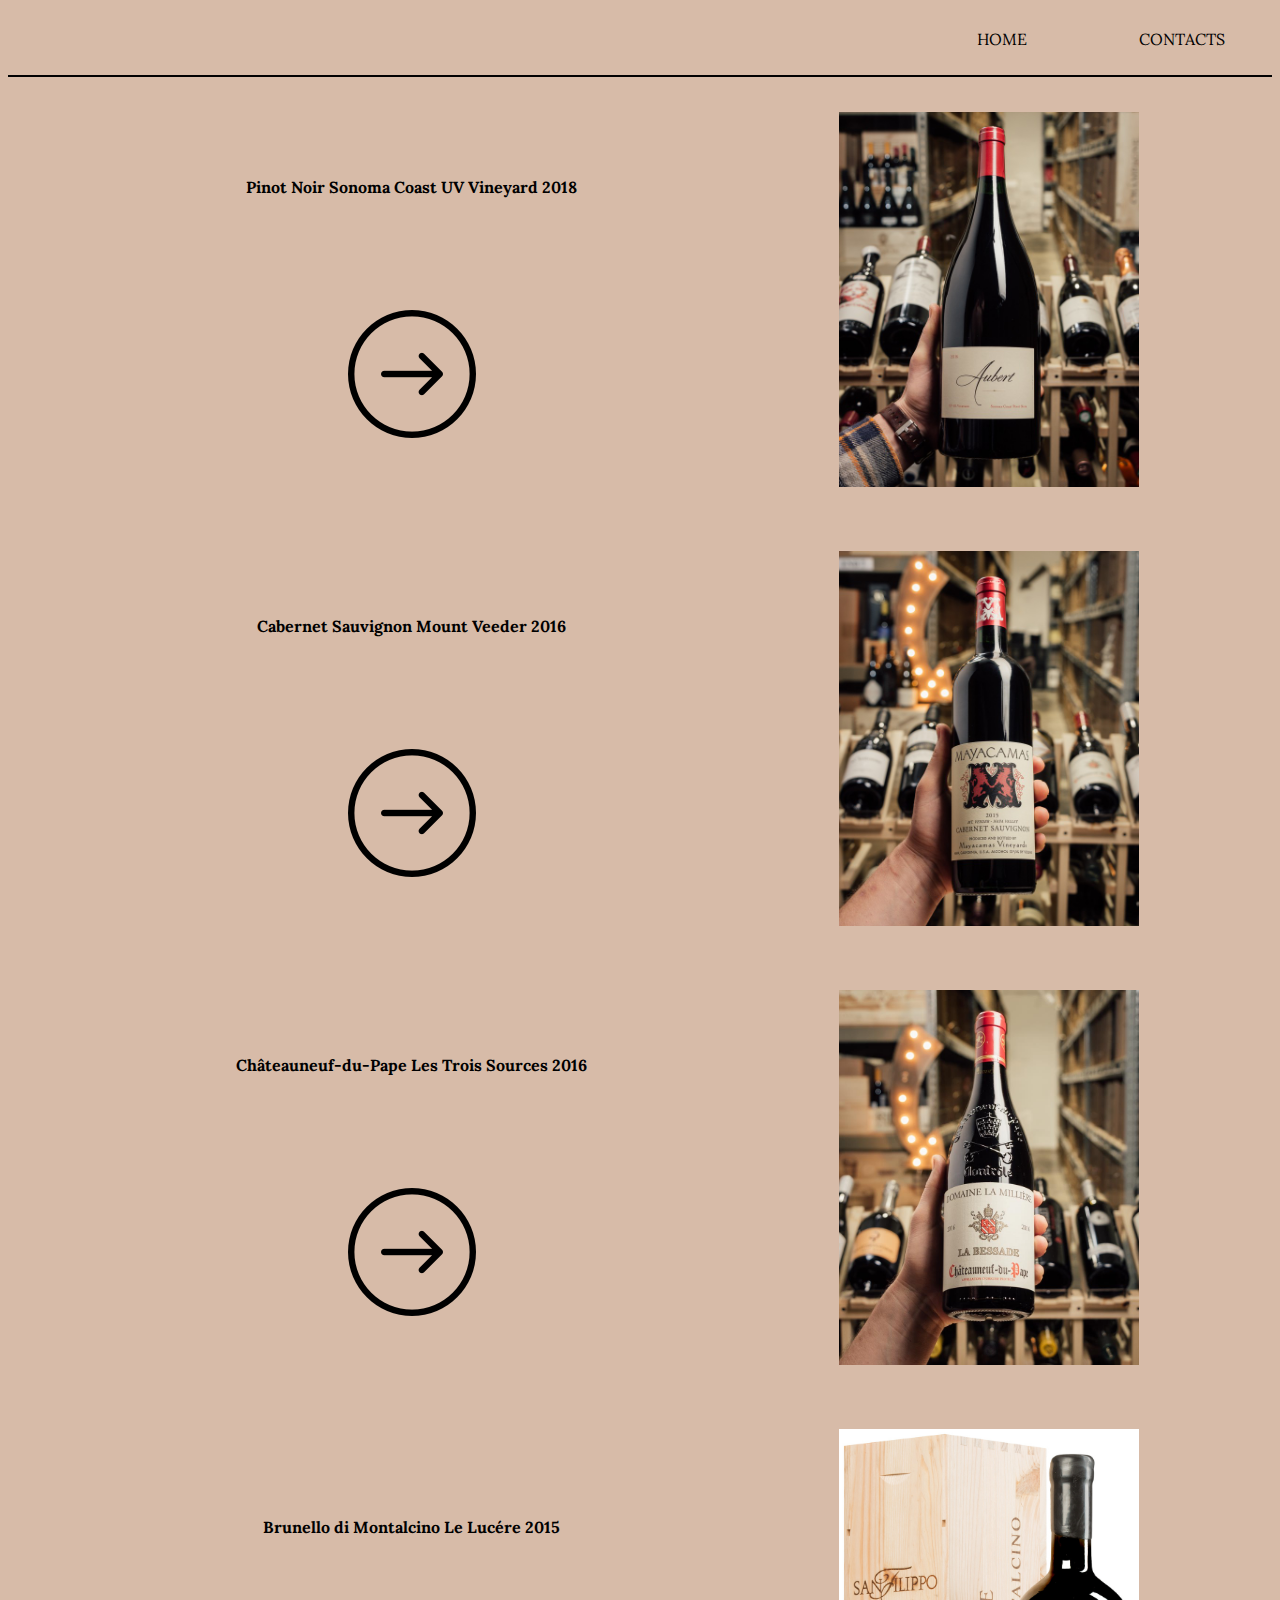
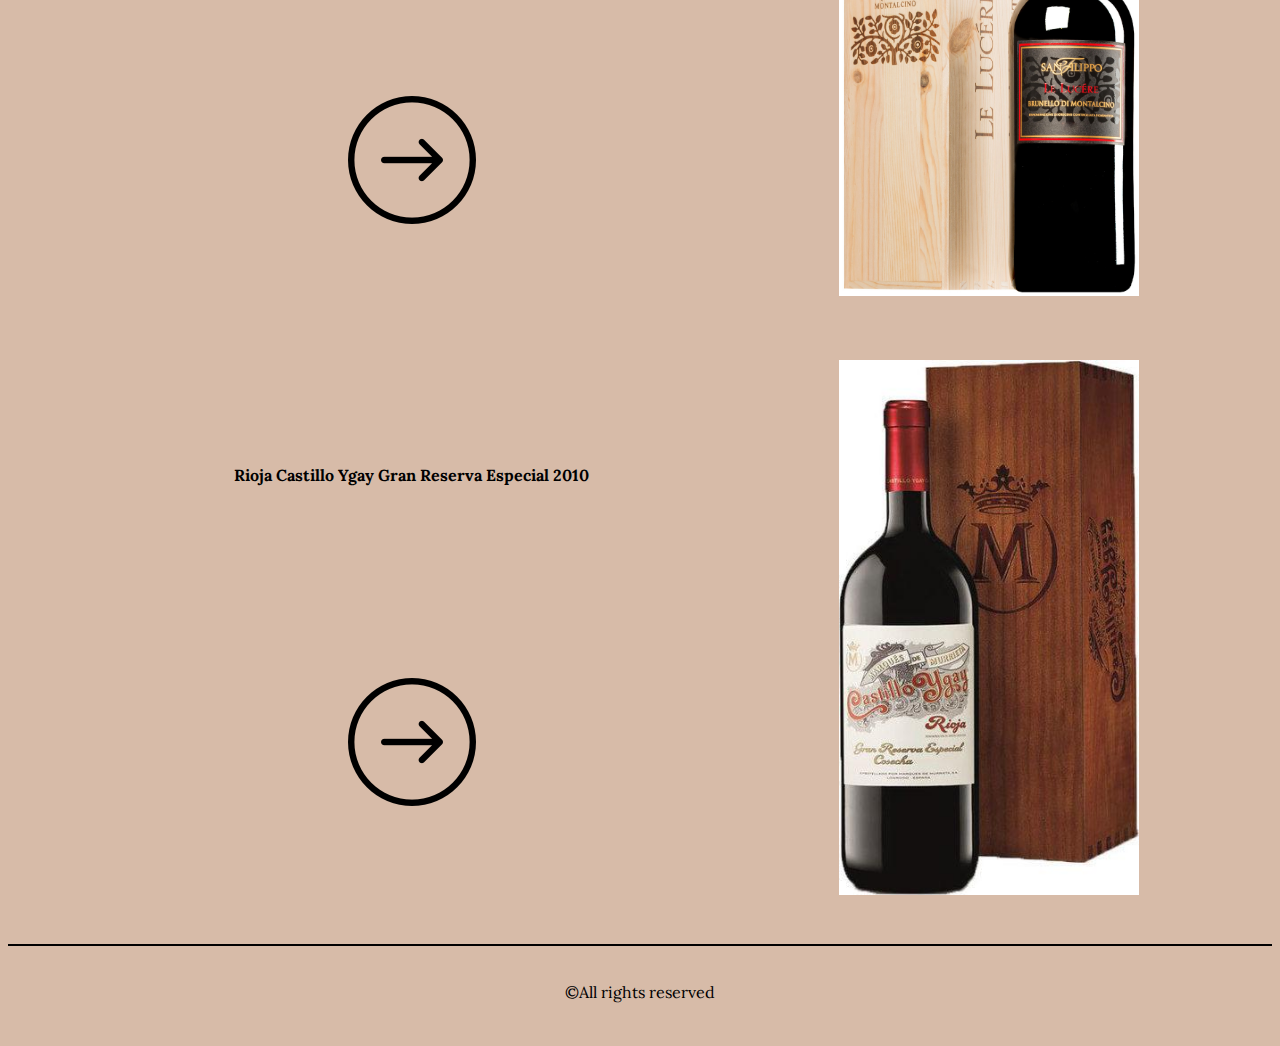
<file: catalog.html>
<!DOCTYPE html>
<html lang="en">

<head>
    <meta charset="UTF-8">
    <title>Wine Empire</title>
    <link rel="icon" href="img/wine_tab.png">
    <link rel="stylesheet" href="styles/styles.css">
    <link rel="stylesheet" href="styles/styles_catalog.css">
    <link href="https://fonts.googleapis.com/css2?family=Lora&display=swap" rel="stylesheet">
    <meta name="viewport"
          content="width=device-width, user-scalable=no, initial-scale=1.0, maximum-scale=1.0, minimum-scale=1.0">
    <meta http-equiv="X-UA-Compatible" content="ie=edge">
</head>
<header>
    <div id="empty"></div>
    <a href="index.html">
        <div class="go_home"><p>HOME</p></div>
    </a>
    <a href="contacts.html">
        <div class="go_contacts"><p>CONTACTS</p></div>
    </a>
</header>
<body>
<ul>
    <li>
        <div class="desc">
            <div><p>Pinot Noir Sonoma Coast UV Vineyard 2018</p></div>
            <div class="arrow"><a href="Items/item2.html"><img src="img/right-arrow.png" alt=""></a></div>
        </div>
        <div class="pict"><img src="img/wine2.jpg" alt=""></div>
    </li>
    <li>
        <div class="desc">
            <div><p>Cabernet Sauvignon Mount Veeder 2016</p></div>
            <div class="arrow"><a href="Items/item4.html"><img src="img/right-arrow.png" alt=""></a></div>
        </div>
        <div class="pict"><img src="img/wine4.jpg" alt=""></div>
    </li>
    <li>
        <div class="desc">
            <div><p>Châteauneuf-du-Pape Les Trois Sources 2016</p></div>
            <div class="arrow"><a href="Items/item5.html"><img src="img/right-arrow.png" alt=""></a></div>
        </div>
        <div class="pict"><img src="img/wine5.jpg" alt=""></div>
    </li>
    <li>
        <div class="desc">
            <div><p>Brunello di Montalcino Le Lucére 2015</p></div>
            <div class="arrow"><a href="Items/item3.html"><img src="img/right-arrow.png" alt=""></a></div>
        </div>
        <div class="pict"><img src="img/wine3.jpg" alt=""></div>
    </li>
    <li>
        <div class="desc">
            <div><p>Rioja Castillo Ygay Gran Reserva Especial 2010</p></div>
            <div class="arrow"><a href="Items/item1.html"><img src="img/right-arrow.png" alt=""></a></div>
        </div>
        <div class="pict"><img src="img/wine1.jpg" alt=""></div>
    </li>
</ul>
</body>
<footer>
    <p align="center">&copy;All rights reserved</p>
</footer>
<script src="js/main.js"></script>
</html>
</file>
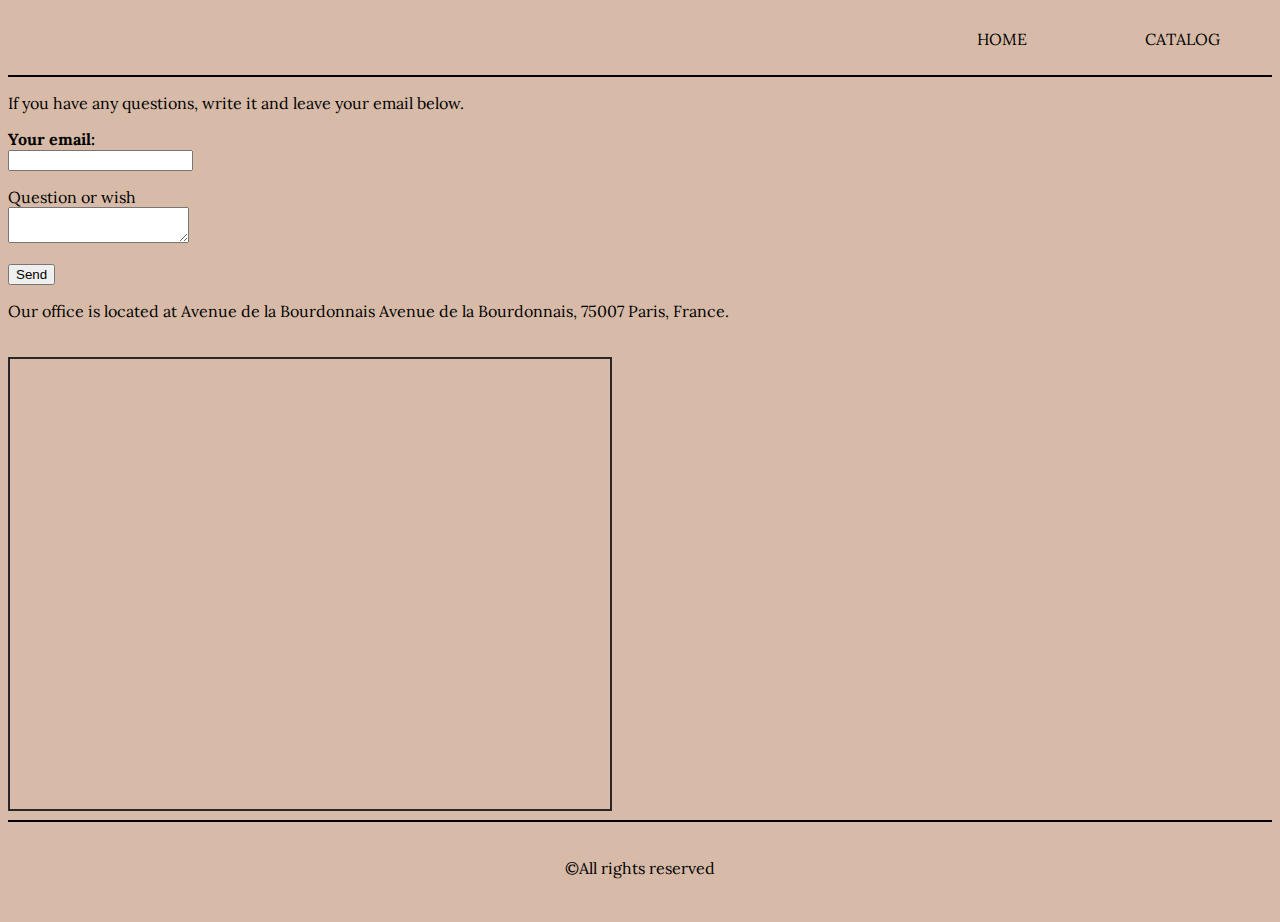
<file: contacts.html>
<!DOCTYPE html>
<html lang="en">

<head>
    <meta charset="UTF-8">
    <title>Wine Empire</title>
    <link rel="icon" href="img/wine_tab.png">
    <link rel="stylesheet" href="styles/styles.css">
    <link rel="stylesheet" href="styles/styles_contacts.css">
    <link href="https://fonts.googleapis.com/css2?family=Lora&display=swap" rel="stylesheet">
    <meta name="viewport"
          content="width=device-width, user-scalable=no, initial-scale=1.0, maximum-scale=1.0, minimum-scale=1.0">
    <meta http-equiv="X-UA-Compatible" content="ie=edge">
</head>

<header>
    <div id="empty"></div>
    <a href="index.html">
        <div class="go_home"><p>HOME</p></div>
    </a>
    <a href="catalog.html">
        <div class="go_catalog"><p>CATALOG</p></div>
    </a>
</header>

<body>
<form action="#">
    <p>If you have any questions, write it and leave your email below.</p>
    <p><b>Your email:</b>
        <br>
        <input id="email" type="text"></p>
    <p>Question or wish
        <br>
        <textarea id="textform1"></textarea>
    </p>
    <p>
        <input type="submit" value="Send"></p>
</form>
<p>Our office is located at Avenue de la Bourdonnais
    Avenue de la Bourdonnais, 75007 Paris, France.</p>
<br>
<iframe src="https://www.google.com/maps/embed?pb=!1m18!1m12!1m3!1d2338.530249779292!2d2.2985713800699252!3d48.859898152766284!2m3!1f0!2f0!3f0!3m2!1i1024!2i768!4f13.1!3m3!1m2!1s0x47e66fe0f894a665%3A0x8fa156658cdb1389!2zQXZlbnVlIGRlIGxhIEJvdXJkb25uYWlzLCA3NTAwNyBQYXJpcywg0KTRgNCw0L3RhtC40Y8!5e0!3m2!1sru!2sru!4v1608971491057!5m2!1sru!2sru"
        width="600" height="450" frameborder="0" style="" allowfullscreen="" aria-hidden="false"
        tabindex="0"></iframe>
</body>
<footer>
    <p align="center">&copy;All rights reserved</p>
</footer>
<script src="js/main.js"></script>
</html>
</file>
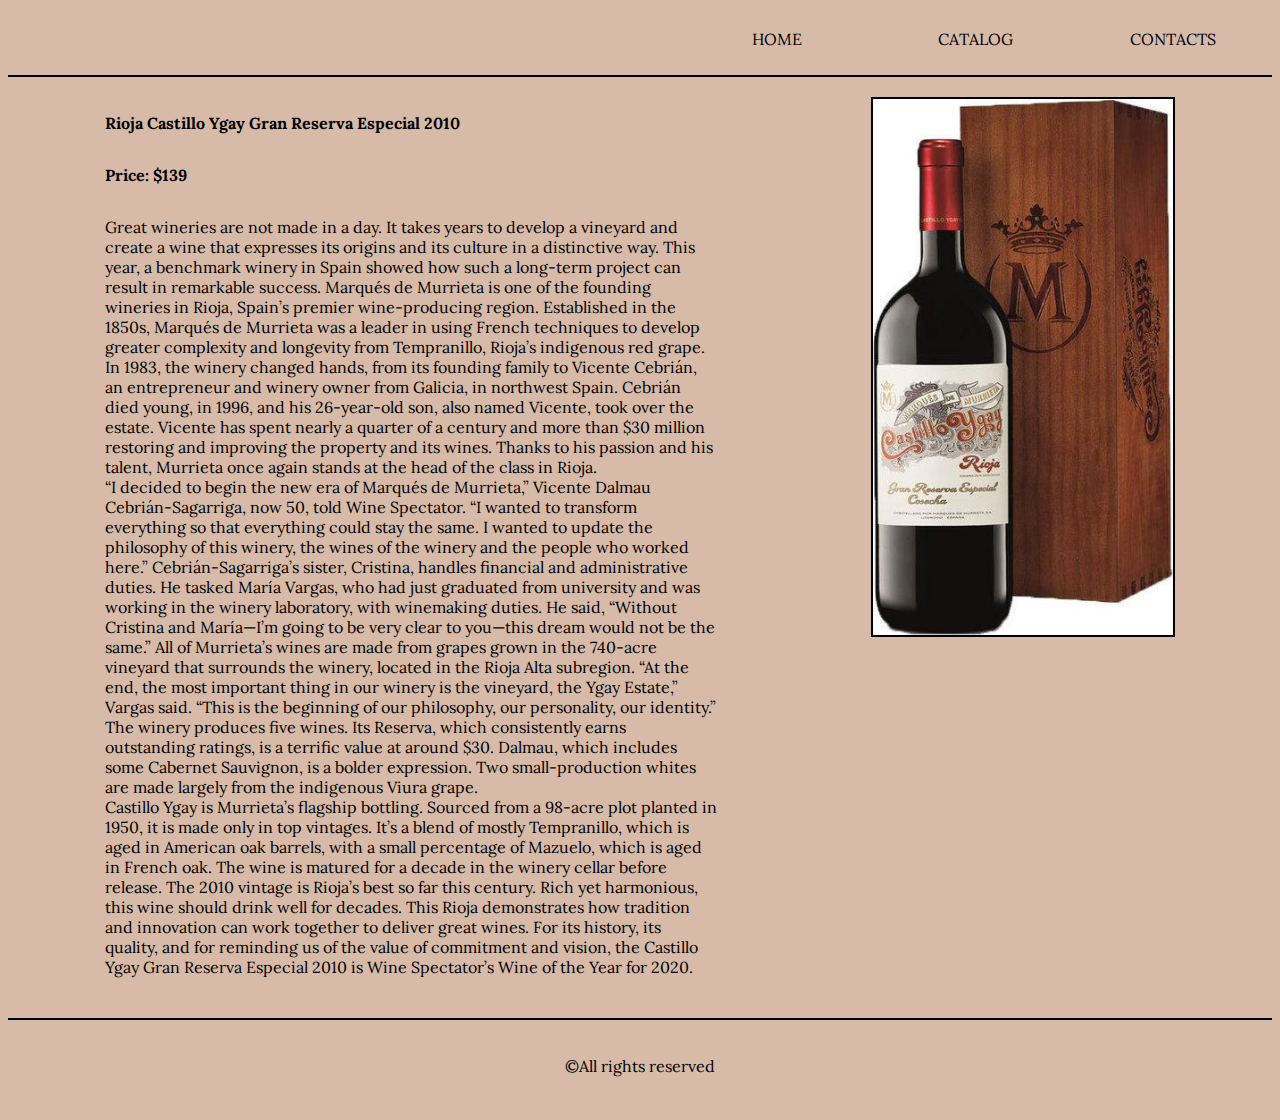
<file: Items/item1.html>
<!DOCTYPE html>
<html lang="en">

<head>
    <meta charset="UTF-8">
    <title>Wine Empire</title>
    <link rel="icon" href="../img/wine_tab.png">
    <link rel="stylesheet" href="../styles/styles.css">
    <link rel="stylesheet" href="../styles/styles_item.css">
    <link href="https://fonts.googleapis.com/css2?family=Lora&display=swap" rel="stylesheet">
    <meta name="viewport"
          content="width=device-width, user-scalable=no, initial-scale=1.0, maximum-scale=1.0, minimum-scale=1.0">
    <meta http-equiv="X-UA-Compatible" content="ie=edge">
</head>
<header>
    <div id="empty"></div>
    <a href="../index.html">
        <div class="go_home"><p>HOME</p></div>
    </a>
    <a href="../catalog.html">
        <div class="go_catalog"><p>CATALOG</p></div>
    </a>
    <a href="../contacts.html">
        <div class="go_contacts"><p>CONTACTS</p></div>
    </a>
</header>
<body>
<div id="body_container">
    <div class="left">
        <div id="name"><p>Rioja Castillo Ygay Gran Reserva Especial 2010</p></div>
        <div id="price_block"><p>Price: $139</p></div>
        <div id="desc"><p>Great wineries are not made in a day. It takes years to develop a vineyard and create a wine
            that
            expresses its origins and its culture in a distinctive way. This year, a benchmark winery in Spain showed
            how
            such a long-term project can result in remarkable success.

            Marqués de Murrieta is one of the founding wineries in Rioja, Spain’s premier wine-producing region.
            Established
            in the 1850s, Marqués de Murrieta was a leader in using French techniques to develop greater complexity and
            longevity from Tempranillo, Rioja’s indigenous red grape.<br>

            In 1983, the winery changed hands, from its founding family to Vicente Cebrián, an entrepreneur and winery
            owner
            from Galicia, in northwest Spain. Cebrián died young, in 1996, and his 26-year-old son, also named Vicente,
            took
            over the estate. Vicente has spent nearly a quarter of a century and more than $30 million restoring and
            improving the property and its wines. Thanks to his passion and his talent, Murrieta once again stands at
            the
            head of the class in Rioja.<br>

            “I decided to begin the new era of Marqués de Murrieta,” Vicente Dalmau Cebrián-Sagarriga, now 50, told Wine
            Spectator. “I wanted to transform everything so that everything could stay the same. I wanted to update the
            philosophy of this winery, the wines of the winery and the people who worked here.”

            Cebrián-Sagarriga’s sister, Cristina, handles financial and administrative duties. He tasked María Vargas,
            who
            had just graduated from university and was working in the winery laboratory, with winemaking duties. He
            said,
            “Without Cristina and María—I’m going to be very clear to you—this dream would not be the same.”

            All of Murrieta’s wines are made from grapes grown in the 740-acre vineyard that surrounds the winery,
            located
            in the Rioja Alta subregion. “At the end, the most important thing in our winery is the vineyard, the Ygay
            Estate,” Vargas said. “This is the beginning of our philosophy, our personality, our identity.”

            The winery produces five wines. Its Reserva, which consistently earns outstanding ratings, is a terrific
            value
            at around $30. Dalmau, which includes some Cabernet Sauvignon, is a bolder expression. Two small-production
            whites are made largely from the indigenous Viura grape.<br>

            Castillo Ygay is Murrieta’s flagship bottling. Sourced from a 98-acre plot planted in 1950, it is made only
            in
            top vintages. It’s a blend of mostly Tempranillo, which is aged in American oak barrels, with a small
            percentage
            of Mazuelo, which is aged in French oak. The wine is matured for a decade in the winery cellar before
            release.

            The 2010 vintage is Rioja’s best so far this century. Rich yet harmonious, this wine should drink well for
            decades.

            This Rioja demonstrates how tradition and innovation can work together to deliver great wines. For its
            history,
            its quality, and for reminding us of the value of commitment and vision, the Castillo Ygay Gran Reserva
            Especial
            2010 is Wine Spectator’s Wine of the Year for 2020.</p></div>
    </div>
    <div class="right">
        <img src="../img/wine1.jpg" alt="wine img">
    </div>
</div>
</body>
<footer>
    <p align="center">&copy;All rights reserved</p>
</footer>
<script src="../js/main.js"></script>
</html>
</file>
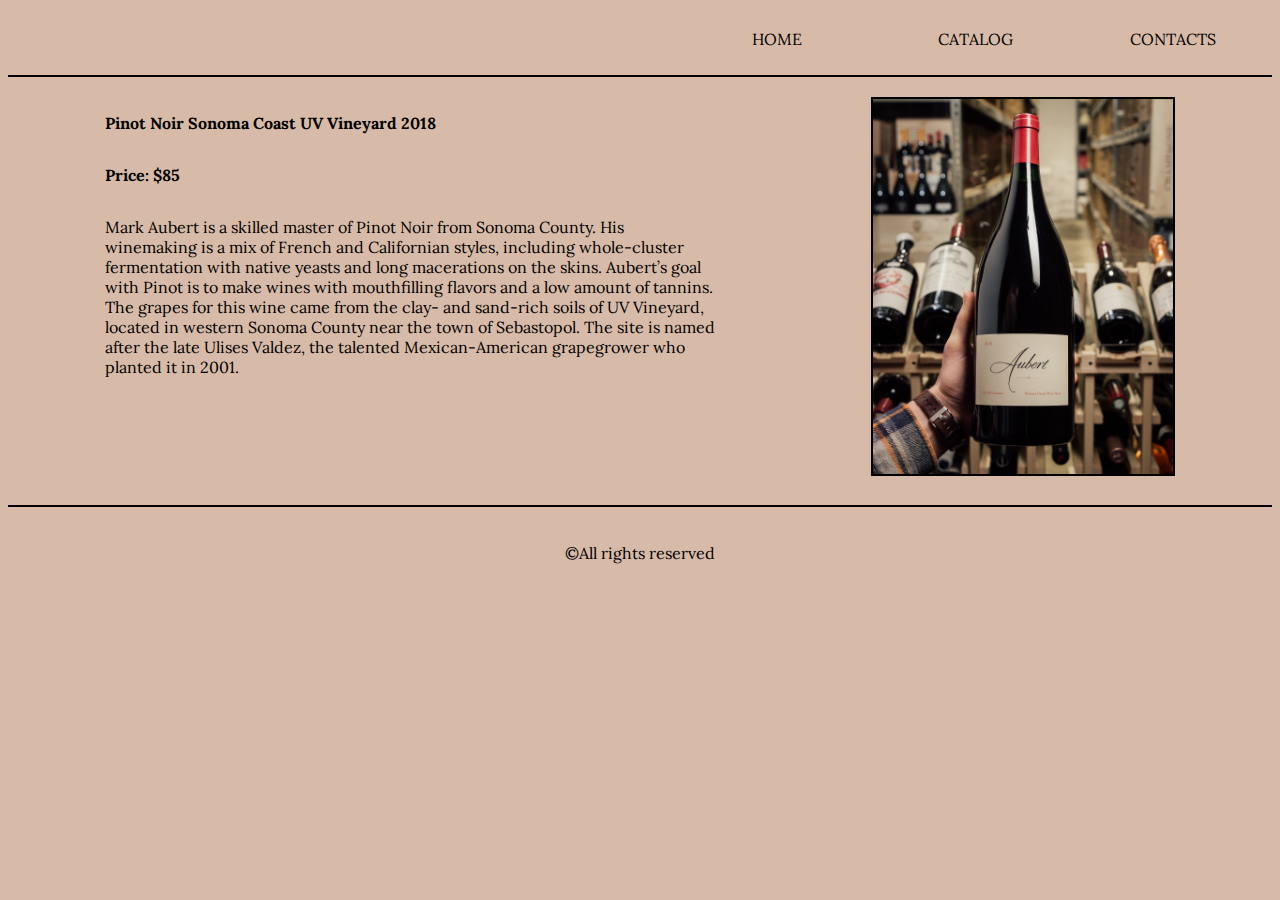
<file: Items/item2.html>
<!DOCTYPE html>
<html lang="en">

<head>
    <meta charset="UTF-8">
    <title>Wine Empire</title>
    <link rel="icon" href="../img/wine_tab.png">
    <link rel="stylesheet" href="../styles/styles.css">
    <link rel="stylesheet" href="../styles/styles_item.css">
    <link href="https://fonts.googleapis.com/css2?family=Lora&display=swap" rel="stylesheet">
    <meta name="viewport"
          content="width=device-width, user-scalable=no, initial-scale=1.0, maximum-scale=1.0, minimum-scale=1.0">
    <meta http-equiv="X-UA-Compatible" content="ie=edge">
</head>
<header>
    <div id="empty"></div>
    <a href="../index.html">
        <div class="go_home"><p>HOME</p></div>
    </a>
    <a href="../catalog.html">
        <div class="go_catalog"><p>CATALOG</p></div>
    </a>
    <a href="../contacts.html">
        <div class="go_contacts"><p>CONTACTS</p></div>
    </a>
</header>
<body>
<div id="body_container">
    <div class="left">
        <div id="name"><p>Pinot Noir Sonoma Coast UV Vineyard 2018</p></div>
        <div id="price_block"><p>Price: $85</p></div>
        <div id="desc"><p>Mark Aubert is a skilled master of Pinot Noir from Sonoma County. His winemaking is a mix of
            French and Californian styles, including whole-cluster fermentation with native yeasts and long macerations
            on the skins. Aubert’s goal with Pinot is to make wines with mouthfilling flavors and a low amount of
            tannins. The grapes for this wine came from the clay- and sand-rich soils of UV Vineyard, located in western
            Sonoma County near the town of Sebastopol. The site is named after the late Ulises Valdez, the talented
            Mexican-American grapegrower who planted it in 2001.</p></div>
    </div>
    <div class="right">
        <img src="../img/wine2.jpg" alt="wine img">
    </div>
</div>
</body>
<footer>
    <p align="center">&copy;All rights reserved</p>
</footer>
<script src="../js/main.js"></script>
</html>
</file>
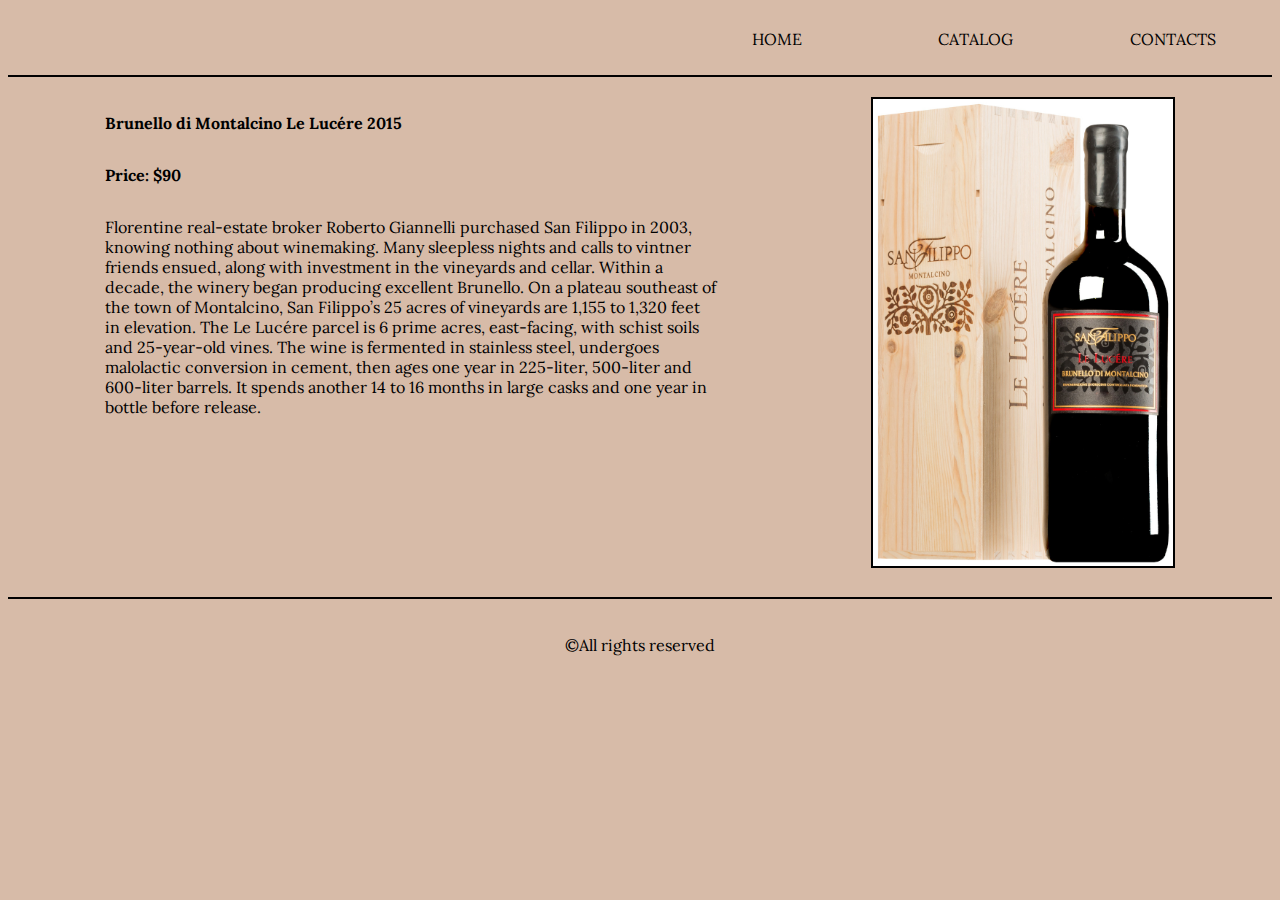
<file: Items/item3.html>
<!DOCTYPE html>
<html lang="en">

<head>
    <meta charset="UTF-8">
    <title>Wine Empire</title>
    <link rel="icon" href="../img/wine_tab.png">
    <link rel="stylesheet" href="../styles/styles.css">
    <link rel="stylesheet" href="../styles/styles_item.css">
    <link href="https://fonts.googleapis.com/css2?family=Lora&display=swap" rel="stylesheet">
    <meta name="viewport"
          content="width=device-width, user-scalable=no, initial-scale=1.0, maximum-scale=1.0, minimum-scale=1.0">
    <meta http-equiv="X-UA-Compatible" content="ie=edge">
</head>
<header>
    <div id="empty"></div>
    <a href="../index.html">
        <div class="go_home"><p>HOME</p></div>
    </a>
    <a href="../catalog.html">
        <div class="go_catalog"><p>CATALOG</p></div>
    </a>
    <a href="../contacts.html">
        <div class="go_contacts"><p>CONTACTS</p></div>
    </a>
</header>
<body>
<div id="body_container">
    <div class="left">
        <div id="name"><p>Brunello di Montalcino Le Lucére 2015</p></div>
        <div id="price_block"><p>Price: $90</p></div>
        <div id="desc"><p>Florentine real-estate broker Roberto Giannelli purchased San Filippo in 2003, knowing nothing
            about winemaking. Many sleepless nights and calls to vintner friends ensued, along with investment in the
            vineyards and cellar. Within a decade, the winery began producing excellent Brunello. On a plateau southeast
            of the town of Montalcino, San Filippo’s 25 acres of vineyards are 1,155 to 1,320 feet in elevation. The Le
            Lucére parcel is 6 prime acres, east-facing, with schist soils and 25-year-old vines. The wine is fermented
            in stainless steel, undergoes malolactic conversion in cement, then ages one year in 225-liter, 500-liter
            and 600-liter barrels. It spends another 14 to 16 months in large casks and one year in bottle before
            release.
        </p></div>
    </div>
    <div class="right">
        <img src="../img/wine3.jpg" alt="wine img">
    </div>
</div>
</body>
<footer>
    <p align="center">&copy;All rights reserved</p>
</footer>
<script src="../js/main.js"></script>
</html>
</file>
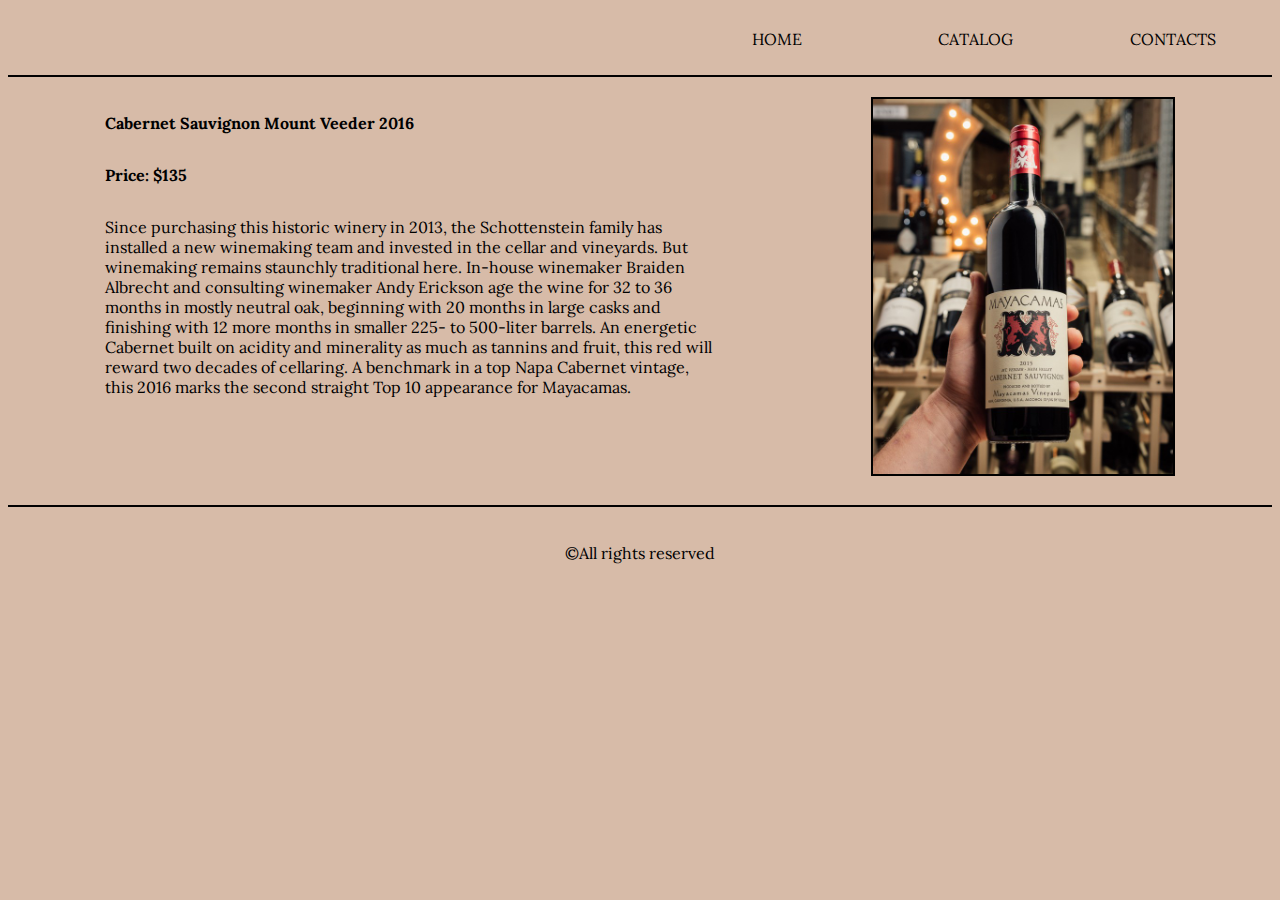
<file: Items/item4.html>
<!DOCTYPE html>
<html lang="en">

<head>
    <meta charset="UTF-8">
    <title>Wine Empire</title>
    <link rel="icon" href="../img/wine_tab.png">
    <link rel="stylesheet" href="../styles/styles.css">
    <link rel="stylesheet" href="../styles/styles_item.css">
    <link href="https://fonts.googleapis.com/css2?family=Lora&display=swap" rel="stylesheet">
    <meta name="viewport"
          content="width=device-width, user-scalable=no, initial-scale=1.0, maximum-scale=1.0, minimum-scale=1.0">
    <meta http-equiv="X-UA-Compatible" content="ie=edge">
</head>
<header>
    <div id="empty"></div>
    <a href="../index.html">
        <div class="go_home"><p>HOME</p></div>
    </a>
    <a href="../catalog.html">
        <div class="go_catalog"><p>CATALOG</p></div>
    </a>
    <a href="../contacts.html">
        <div class="go_contacts"><p>CONTACTS</p></div>
    </a>
</header>
<body>
<div id="body_container">
    <div class="left">
        <div id="name"><p>Cabernet Sauvignon Mount Veeder 2016</p></div>
        <div id="price_block"><p>Price: $135</p></div>
        <div id="desc"><p>Since purchasing this historic winery in 2013, the Schottenstein family has installed a new
            winemaking team and invested in the cellar and vineyards. But winemaking remains staunchly traditional here.
            In-house winemaker Braiden Albrecht and consulting winemaker Andy Erickson age the wine for 32 to 36 months
            in mostly neutral oak, beginning with 20 months in large casks and finishing with 12 more months in smaller
            225- to 500-liter barrels. An energetic Cabernet built on acidity and minerality as much as tannins and
            fruit, this red will reward two decades of cellaring. A benchmark in a top Napa Cabernet vintage, this 2016
            marks the second straight Top 10 appearance for Mayacamas.</p></div>
    </div>
    <div class="right">
        <img src="../img/wine4.jpg" alt="wine img">
    </div>
</div>
</body>
<footer>
    <p align="center">&copy;All rights reserved</p>
</footer>
<script src="../js/main.js"></script>
</html>
</file>
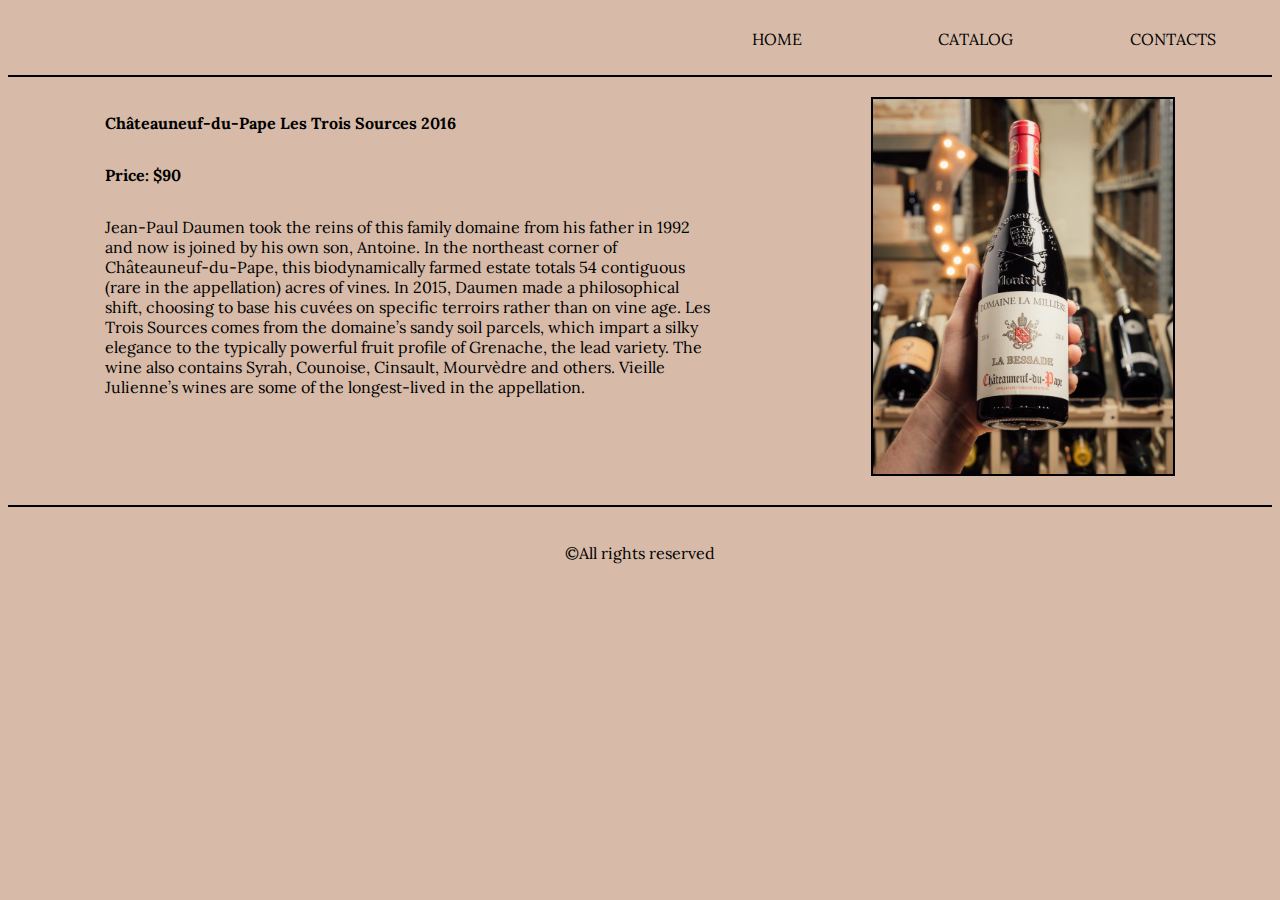
<file: Items/item5.html>
<!DOCTYPE html>
<html lang="en">

<head>
    <meta charset="UTF-8">
    <title>Wine Empire</title>
    <link rel="icon" href="../img/wine_tab.png">
    <link rel="stylesheet" href="../styles/styles.css">
    <link rel="stylesheet" href="../styles/styles_item.css">
    <link href="https://fonts.googleapis.com/css2?family=Lora&display=swap" rel="stylesheet">
    <meta name="viewport"
          content="width=device-width, user-scalable=no, initial-scale=1.0, maximum-scale=1.0, minimum-scale=1.0">
    <meta http-equiv="X-UA-Compatible" content="ie=edge">
</head>
<header>
    <div id="empty"></div>
    <a href="../index.html">
        <div class="go_home"><p>HOME</p></div>
    </a>
    <a href="../catalog.html">
        <div class="go_catalog"><p>CATALOG</p></div>
    </a>
    <a href="../contacts.html">
        <div class="go_contacts"><p>CONTACTS</p></div>
    </a>
</header>
<body>
<div id="body_container">
    <div class="left">
        <div id="name"><p>Châteauneuf-du-Pape Les Trois Sources 2016</p></div>
        <div id="price_block"><p>Price: $90</p></div>
        <div id="desc"><p>Jean-Paul Daumen took the reins of this family domaine from his father in 1992 and now is
            joined by his own son, Antoine. In the northeast corner of Châteauneuf-du-Pape, this biodynamically farmed
            estate totals 54 contiguous (rare in the appellation) acres of vines. In 2015, Daumen made a philosophical
            shift, choosing to base his cuvées on specific terroirs rather than on vine age. Les Trois Sources comes
            from the domaine’s sandy soil parcels, which impart a silky elegance to the typically powerful fruit profile
            of Grenache, the lead variety. The wine also contains Syrah, Counoise, Cinsault, Mourvèdre and others.
            Vieille Julienne’s wines are some of the longest-lived in the appellation.</p></div>
    </div>
    <div class="right">
        <img src="../img/wine5.jpg" alt="wine img">
    </div>
</div>
</body>
<footer>
    <p align="center">&copy;All rights reserved</p>
</footer>
<script src="../js/main.js"></script>
</html>
</file>
<file: styles/styles.css>
html {
    font-family: 'Lora', serif;
    background: #272727;
}

a:hover {
    text-decoration: underline;
}

a {
    color: #FCFCFC;
    text-decoration: none;
    cursor: pointer;
}

header {
    height: auto;
}

.head_info {
    z-index: 100;
    margin-top: -10px;
    border-bottom: solid #FCFCFC 2px;
    position: fixed;
    width: 100%;
    background: #272727;
}

.special_offer_top {
    padding: 5px 0px;
    background: #cb9562;
    text-align: center;
}

.main_header {
    padding: 5px 0px;
    height: 80px;
    max-width: 95%;
    display: flex;
    justify-content: space-between;
}

.logo {
    width: 60%;
}

.logo img {
    float: left;
}

.logo h1 {
    float: left;
}

.main_header p {
    margin-top: 35px;
}

.main_header * {
    color: #FCFCFC;
    height: 100%;
}

#big_img_container {
    width: 100%;
    height: 800px;
}

#big_img_container img {
    z-index: -1;
    position: relative;
    width: 100%;
    height: 100%;
}

#big_img_container .big_text p {
    font-size: 55px;
    margin-top: -570px;
    margin-left: 50px;
    max-width: 55%;
    color: white;
    text-shadow: black 0 0 10px;
}

.overlay-modal {
    display: none;
    position: fixed;
    top: 0;
    left: 0;
    width: 100%;
    height: 100%;
    background-color: rgba(0, 0, 0, .75);
    z-index: 200;
}

.modal {
    display: none;
    width: 100%;
    max-width: 600px;
    height: 50%;
    max-height: 400px;
    position: fixed;
    top: 50%;
    left: 50%;
    transform: translate(-50%, -50%);
    z-index: 300;
    text-align: center;
    padding: 30px;
    border-radius: 3px;
    background-color: #D4CDF4;
}

.active {
    display: block;
}

.modal div {
    margin-top: 10px;
    display: flex;
    justify-content: space-between;
}

.modal_footer {
    margin-top: 10px;
    padding: 10px;
    border-top: solid black 2px;
}

.modal_footer p {
    display: block;
    width: 100%;
    text-align: center;
}

.modal a {
    color: black;
}

.adv, .products, .feedback, footer {
    text-align: center;
    margin-top: 5px;
    border-top: solid #FCFCFC 1px;
    color: #FCFCFC;
    padding: 20px;
}

.container {
    padding-top: 10px;
}

.adv .container {
    display: flex;
    justify-content: space-around;
}

.adv_left {
    margin-top: 45px;
    display: flex;
    justify-content: space-around;
    height: 250px;
    width: 40%;
    color: #272727;
}

#price, #support, #ship {
    width: 170px;
    display: block;
    margin: 5px 20px;
    background: #F19A3E;
    padding: 10px;
    border-radius: 15px;
}

#price img, #support img, #ship img {
    height: 80px;
    width: 80px;
    margin-top: 30px;
    margin-bottom: 50px;
}

.adv_right {
    background: #B9D6F2;
    border-radius: 10px;
    padding: 10px;
    text-align: center;
    display: flex;
    flex-direction: column;
}

.right_info {
    display: flex;
    justify-content: space-between;
}

.right_info div {
    width: 150px;
    display: block;
    margin: 5px 10px;
    background: #F19A3E;
    padding: 10px;
    border-radius: 15px;
    color: #272727;
}

.right_info * img {
    height: 64px;
    width: 64px;
    margin-top: 30px;
    margin-bottom: 70px;
}

.feedback_mess, .best_products {
    display: flex;
    justify-content: space-around;
}

.feedback_mess div {
    height: 200px;
    width: 300px;
    padding: 10px 10px 30px;
    border-radius: 10px;
    background: #38A700;
}

.feedback_mess div p {
    text-align: center;
    max-width: 80%;
    margin: auto;
}

.feedback_mess div p:nth-child(2n + 1) {
    margin-top: 5px;
    margin-bottom: 25px;
}

.best_products div {
    overflow: hidden;
    width: 250px;
    height: 350px;
    text-align: left;
    font-weight: bold;
}

#p1, #p2, #p3 {
    border-radius: 10px;
}

.product_info {
    position: relative;
    bottom: 120px;
    background: rgba(0, 0, 0, 0.75);
    text-indent: 10px;
}

.product_info p {
    width: 80%;
}


.adv p, .products p, .feedback p {
    margin-bottom: 50px;
}

.best_products div img {
    height: 350px;
    overflow: hidden;
    -moz-transition: all 1s ease-out;
    -o-transition: all 1s ease-out;
    -webkit-transition: all 1s ease-out;
}

.best_products div:hover {
    -webkit-box-shadow: 0 0 10px 5px #FCFCFC;
}

.best_products div img:hover {
    -webkit-transform: scale(1.1);
    -moz-transform: scale(1.1);
    -o-transform: scale(1.1);
}

.timer{
    font-size: 25px;
}

#sale{
    font-weight: bold;
    font-size: 70px;
    color: red;
}
</file>
<file: styles/styles_catalog.css>
html {
    background: #D7BBA8;
}

a, p {
    color: black;
}


footer {
    border-top: solid black 2px;
}

#empty {
    width: 70%;
}

header {
    display: flex;
    justify-content: space-around;
    border-bottom: solid black 2px;
    padding-bottom: 5px;
}

.go_contacts, .go_home {
    text-align: center;
    padding: 5px;
    width: 150px;
}

header a:hover {
    text-decoration: none;
    outline: solid #272727 2px;
}

ul li{
    font-weight: bold;
    display: flex;
    justify-content: space-around;
    padding: 15px;
    margin: 20px 20px 30px;
}

.desc{
    width: 40%;
    display: flex;
    flex-direction: column;
    justify-content: space-around;
    align-items: center;
}

ul li:hover{
    -webkit-box-shadow: 0px 0px 10px 5px #FCFCFC;
}

.pict img{
    width: 300px;
    height: auto;
}
</file>
<file: styles/styles_contacts.css>
html {
    background: #D7BBA8;
}

a, p {
    color: black;
}

iframe {
    border: solid #272727 2px;
}

#empty {
    width: 70%;
}

header {
    display: flex;
    justify-content: space-around;
    border-bottom: solid black 2px;
    padding-bottom: 5px;
}

.go_catalog, .go_home {
    text-align: center;
    padding: 5px;
    width: 150px;
}

header a:hover {
    text-decoration: none;
    outline: solid #272727 2px;
}

footer {
    border-top: solid black 2px;
}
</file>
<file: styles/styles_item.css>
html {
    background: #D7BBA8;
}

a, p {
    color: black;
}

footer {
    border-top: solid black 2px;
}

#empty {
    width: 50%;
}

header {
    display: flex;
    justify-content: space-around;
    border-bottom: solid black 2px;
    padding-bottom: 5px;
}

.go_contacts, .go_catalog, .go_home {
    text-align: center;
    padding: 5px;
    width: 150px;
}

header a:hover {
    text-decoration: none;
    outline: solid #272727 2px;
}

#body_container {
    padding: 20px;
    display: flex;
    justify-content: space-around;
}

.left {
    width: 50%;
    display: flex;
    flex-direction: column;
    justify-content: left;
}

#name, #price_block {
    font-weight: bold;
}

.right img {
    max-width: 300px;
    border: solid black 2px;
}
</file>
